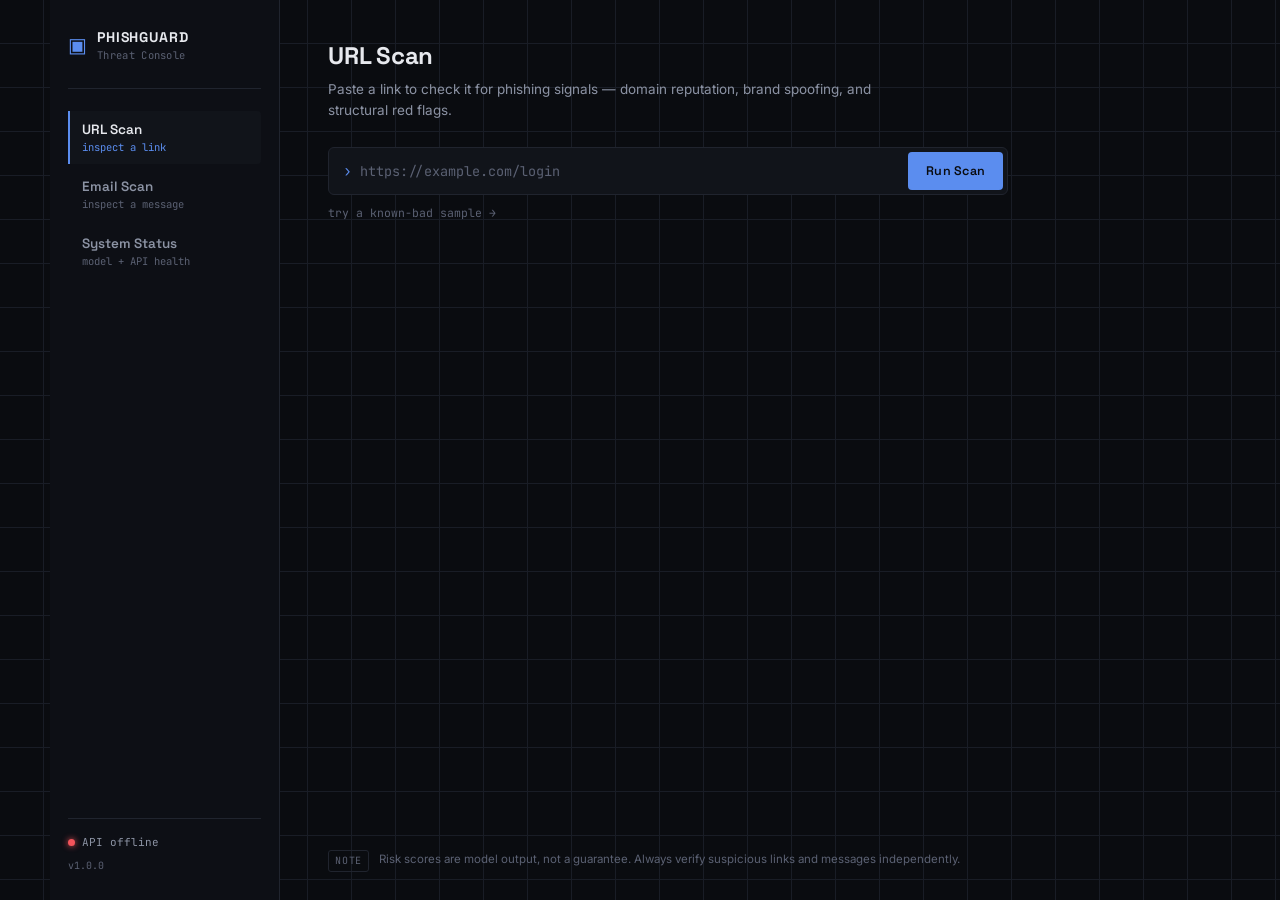
<file: frontend/index.html>
<!DOCTYPE html>
<html lang="en">
<head>
<meta charset="UTF-8">
<meta name="viewport" content="width=device-width, initial-scale=1.0">
<title>PhishGuard — Threat Console</title>
<link rel="preconnect" href="https://fonts.googleapis.com">
<link rel="preconnect" href="https://fonts.gstatic.com" crossorigin>
<link href="https://fonts.googleapis.com/css2?family=Space+Grotesk:wght@500;600;700&family=Inter:wght@400;500;600&family=JetBrains+Mono:wght@400;500;600;700&display=swap" rel="stylesheet">
<link rel="stylesheet" href="styles.css">
</head>
<body>

<div class="frame">

  <!-- ── Sidebar ───────────────────────────────────────── -->
  <aside class="rail">
    <div class="brand">
      <span class="brand-mark">▣</span>
      <div class="brand-text">
        <span class="brand-name">PHISHGUARD</span>
        <span class="brand-sub">Threat Console</span>
      </div>
    </div>

    <nav class="nav" id="tabNav">
      <button class="nav-item active" data-tab="url-scanner">
        <span class="nav-label">URL Scan</span>
        <span class="nav-hint">inspect a link</span>
      </button>
      <button class="nav-item" data-tab="email-scanner">
        <span class="nav-label">Email Scan</span>
        <span class="nav-hint">inspect a message</span>
      </button>
      <button class="nav-item" data-tab="health">
        <span class="nav-label">System Status</span>
        <span class="nav-hint">model + API health</span>
      </button>
    </nav>

    <div class="rail-footer">
      <div class="status-pill" id="apiStatusPill">
        <span class="status-dot" id="apiStatusDot"></span>
        <span id="apiStatusText">checking…</span>
      </div>
      <div class="rail-version">v1.0.0</div>
    </div>
  </aside>

  <!-- ── Main ──────────────────────────────────────────── -->
  <main class="stage">

    <section id="url-scanner" class="panel active">
      <header class="panel-head">
        <h1>URL Scan</h1>
        <p>Paste a link to check it for phishing signals — domain reputation, brand spoofing, and structural red flags.</p>
      </header>

      <div class="prompt-bar">
        <span class="prompt-glyph">›</span>
        <input type="text" id="urlInput" class="prompt-input" placeholder="https://example.com/login" autocomplete="off" spellcheck="false">
        <button id="urlScanBtn" class="run-btn">Run Scan</button>
      </div>
      <button class="sample-link" id="urlSampleBtn">try a known-bad sample →</button>

      <div id="urlResult" class="readout-zone"></div>
    </section>

    <section id="email-scanner" class="panel">
      <header class="panel-head">
        <h1>Email Scan</h1>
        <p>Paste the body of a suspicious email. The model reads for urgency, threats, credential requests, and other social-engineering patterns.</p>
      </header>

      <div class="prompt-bar prompt-bar--block">
        <textarea id="emailInput" class="prompt-textarea" placeholder="Paste email text here…" rows="6" spellcheck="false"></textarea>
      </div>
      <div class="action-row">
        <button class="sample-link" id="emailSampleBtn">try a known-bad sample →</button>
        <button id="emailScanBtn" class="run-btn">Run Scan</button>
      </div>

      <div id="emailResult" class="readout-zone"></div>
    </section>

    <section id="health" class="panel">
      <header class="panel-head">
        <h1>System Status</h1>
        <p>Live health check against the FastAPI backend and the two loaded classifiers.</p>
      </header>

      <button id="healthBtn" class="run-btn run-btn--secondary">Refresh Status</button>
      <div id="healthResult" class="readout-zone"></div>
    </section>

    <footer class="stage-footer">
      <span class="footer-key">NOTE</span>
      <span>Risk scores are model output, not a guarantee. Always verify suspicious links and messages independently.</span>
    </footer>

  </main>
</div>

<script src="script.js"></script>
</body>
</html>
</file>
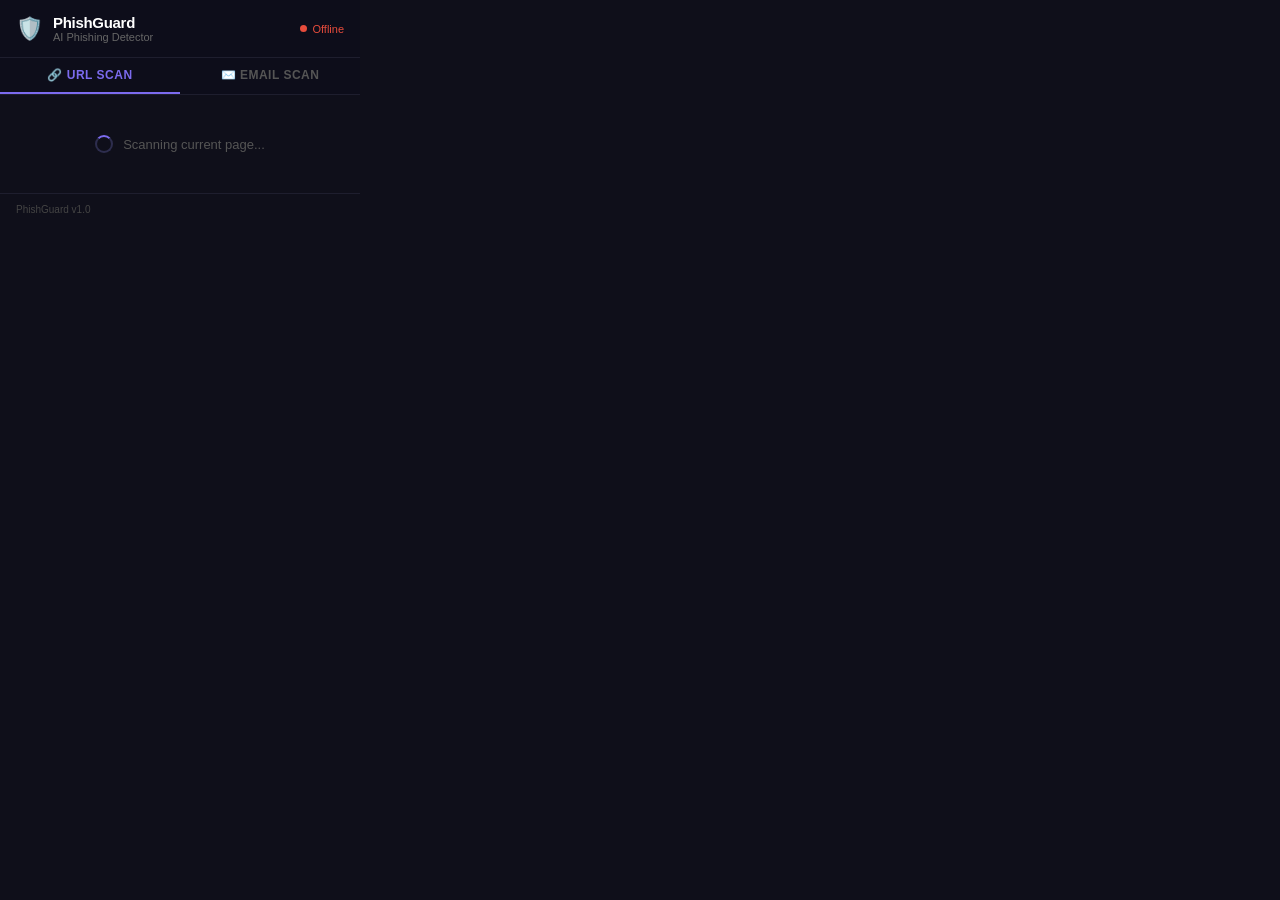
<file: extension/popup/popup.html>
<!DOCTYPE html>
<html lang="en">
<head>
  <meta charset="UTF-8" />
  <meta name="viewport" content="width=device-width, initial-scale=1.0" />
  <title>PhishGuard</title>
  <style>
    * { box-sizing: border-box; margin: 0; padding: 0; }

    body {
      width: 360px;
      min-height: 200px;
      background: #0f0f1a;
      color: #fff;
      font-family: -apple-system, BlinkMacSystemFont, 'Segoe UI', sans-serif;
      font-size: 14px;
    }

    /* ── Header ─────────────────────────────────────────────────── */
    .header {
      display: flex;
      align-items: center;
      gap: 10px;
      padding: 14px 16px;
      border-bottom: 1px solid #1e1e2e;
      background: #0d0d1a;
    }
    .header-logo { font-size: 22px; }
    .header-title { font-size: 15px; font-weight: 700; letter-spacing: -0.3px; }
    .header-subtitle { font-size: 11px; color: #666; }
    .header-status {
      margin-left: auto;
      display: flex;
      align-items: center;
      gap: 5px;
      font-size: 11px;
      color: #27ae60;
    }
    .status-dot {
      width: 7px; height: 7px;
      border-radius: 50%;
      background: #27ae60;
      animation: pulse 2s infinite;
    }
    @keyframes pulse {
      0%, 100% { opacity: 1; }
      50% { opacity: 0.4; }
    }
    .status-dot.offline { background: #e74c3c; animation: none; }

    /* ── Score section ──────────────────────────────────────────── */
    .score-section {
      padding: 20px 16px;
      text-align: center;
    }

    .risk-badge {
      display: inline-flex;
      align-items: center;
      gap: 8px;
      padding: 8px 18px;
      border-radius: 100px;
      font-size: 12px;
      font-weight: 600;
      letter-spacing: 0.5px;
      text-transform: uppercase;
      margin-bottom: 16px;
    }
    .risk-badge.safe       { background: #0d2e1a; color: #27ae60; border: 1px solid #27ae60; }
    .risk-badge.suspicious { background: #2e1a0d; color: #e67e22; border: 1px solid #e67e22; }
    .risk-badge.phishing   { background: #2e0d0d; color: #e74c3c; border: 1px solid #e74c3c; }
    .risk-badge.scanning   { background: #1a1a2e; color: #7f8c8d; border: 1px solid #2d2d4e; }

    .score-ring {
      position: relative;
      width: 110px;
      height: 110px;
      margin: 0 auto 12px;
    }
    .score-ring svg { transform: rotate(-90deg); }
    .score-ring circle.bg   { fill: none; stroke: #1e1e2e; stroke-width: 8; }
    .score-ring circle.fill {
      fill: none; stroke-width: 8;
      stroke-linecap: round;
      transition: stroke-dashoffset 0.6s ease, stroke 0.4s;
    }
    .score-text {
      position: absolute;
      inset: 0;
      display: flex;
      flex-direction: column;
      align-items: center;
      justify-content: center;
    }
    .score-number { font-size: 28px; font-weight: 800; line-height: 1; }
    .score-label  { font-size: 10px; color: #666; text-transform: uppercase; letter-spacing: 1px; }

    .current-url {
      font-size: 11px;
      color: #555;
      word-break: break-all;
      padding: 0 20px;
      margin-bottom: 4px;
    }

    /* ── Reasons list ───────────────────────────────────────────── */
    .reasons-section { padding: 0 16px 16px; }
    .reasons-title {
      font-size: 11px;
      font-weight: 600;
      text-transform: uppercase;
      letter-spacing: 0.8px;
      color: #555;
      margin-bottom: 8px;
    }
    .reason-item {
      display: flex;
      align-items: flex-start;
      gap: 8px;
      padding: 7px 10px;
      background: #13131f;
      border-radius: 8px;
      margin-bottom: 5px;
      font-size: 12px;
      color: #ccc;
      border-left: 3px solid transparent;
    }
    .reason-item.phishing   { border-left-color: #e74c3c; }
    .reason-item.suspicious { border-left-color: #e67e22; }
    .reason-item.safe       { border-left-color: #27ae60; }
    .reason-icon { flex-shrink: 0; font-size: 13px; }

    /* ── Brand impersonation ────────────────────────────────────── */
    .brand-section {
      margin: 0 16px 12px;
      padding: 10px 14px;
      background: #1a0d0d;
      border: 1px solid #e74c3c44;
      border-radius: 10px;
    }
    .brand-header { font-size: 11px; color: #e74c3c; font-weight: 600; margin-bottom: 4px; }
    .brand-value  { font-size: 13px; font-weight: 600; }
    .brand-score  { font-size: 11px; color: #888; }

    /* ── Tabs ───────────────────────────────────────────────────── */
    .tabs {
      display: flex;
      border-bottom: 1px solid #1e1e2e;
      background: #0d0d1a;
    }
    .tab-btn {
      flex: 1;
      padding: 10px;
      background: none;
      border: none;
      color: #555;
      font-size: 12px;
      font-weight: 600;
      cursor: pointer;
      text-transform: uppercase;
      letter-spacing: 0.5px;
      border-bottom: 2px solid transparent;
      transition: color 0.2s, border-color 0.2s;
    }
    .tab-btn.active { color: #7c6bef; border-bottom-color: #7c6bef; }
    .tab-btn:hover  { color: #aaa; }

    .tab-panel { display: none; }
    .tab-panel.active { display: block; }

    /* ── Email scanner ──────────────────────────────────────────── */
    .email-section { padding: 14px 16px; }
    .email-textarea {
      width: 100%;
      height: 100px;
      background: #13131f;
      border: 1px solid #2d2d4e;
      border-radius: 8px;
      color: #fff;
      font-family: inherit;
      font-size: 12px;
      padding: 10px;
      resize: vertical;
      outline: none;
    }
    .email-textarea:focus { border-color: #7c6bef; }
    .email-textarea::placeholder { color: #444; }

    .btn-scan {
      width: 100%;
      margin-top: 10px;
      padding: 10px;
      background: #7c6bef;
      border: none;
      border-radius: 8px;
      color: #fff;
      font-size: 13px;
      font-weight: 600;
      cursor: pointer;
      transition: background 0.2s;
    }
    .btn-scan:hover    { background: #6a5bd6; }
    .btn-scan:disabled { background: #2d2d4e; color: #555; cursor: not-allowed; }

    .email-result {
      margin-top: 12px;
      padding: 12px 14px;
      border-radius: 10px;
      display: none;
    }
    .email-result.phishing  { background: #1a0d0d; border: 1px solid #e74c3c44; }
    .email-result.legit     { background: #0d1a0d; border: 1px solid #27ae6044; }
    .email-result-title { font-size: 13px; font-weight: 700; margin-bottom: 4px; }
    .email-result-conf  { font-size: 12px; color: #888; margin-bottom: 8px; }
    .email-reason-list  { list-style: none; padding: 0; font-size: 11px; color: #bbb; }
    .email-reason-list li { margin: 4px 0; }

    /* ── Footer ─────────────────────────────────────────────────── */
    .footer {
      padding: 10px 16px;
      border-top: 1px solid #1e1e2e;
      display: flex;
      align-items: center;
      justify-content: space-between;
      font-size: 10px;
      color: #444;
    }

    /* ── Loading ─────────────────────────────────────────────────── */
    .loader {
      display: flex;
      align-items: center;
      justify-content: center;
      padding: 40px;
      color: #555;
      gap: 10px;
      font-size: 13px;
    }
    .spinner {
      width: 18px; height: 18px;
      border: 2px solid #2d2d4e;
      border-top-color: #7c6bef;
      border-radius: 50%;
      animation: spin 0.7s linear infinite;
    }
    @keyframes spin { to { transform: rotate(360deg); } }
  </style>
</head>
<body>

<!-- Header -->
<div class="header">
  <div class="header-logo">🛡️</div>
  <div>
    <div class="header-title">PhishGuard</div>
    <div class="header-subtitle">AI Phishing Detector</div>
  </div>
  <div class="header-status" id="api-status">
    <div class="status-dot" id="status-dot"></div>
    <span id="status-text">Active</span>
  </div>
</div>

<!-- Tabs -->
<div class="tabs">
  <button class="tab-btn active" data-tab="url-tab">🔗 URL Scan</button>
  <button class="tab-btn" data-tab="email-tab">✉️ Email Scan</button>
</div>

<!-- URL Tab -->
<div class="tab-panel active" id="url-tab">
  <div id="loading-state" class="loader">
    <div class="spinner"></div>
    Scanning current page...
  </div>

  <div id="result-state" style="display:none;">
    <div class="score-section">
      <!-- Risk badge -->
      <div class="risk-badge safe" id="risk-badge">
        <span id="badge-icon">✓</span>
        <span id="badge-text">Safe</span>
      </div>

      <!-- Score ring -->
      <div class="score-ring">
        <svg viewBox="0 0 110 110" width="110" height="110">
          <circle class="bg" cx="55" cy="55" r="47" />
          <circle class="fill" id="score-circle"
            cx="55" cy="55" r="47"
            stroke-dasharray="295.31"
            stroke-dashoffset="295.31"
            stroke="#27ae60"
          />
        </svg>
        <div class="score-text">
          <span class="score-number" id="score-number">—</span>
          <span class="score-label">/ 100</span>
        </div>
      </div>

      <div class="current-url" id="current-url"></div>
    </div>

    <!-- Brand impersonation -->
    <div class="brand-section" id="brand-section" style="display:none;">
      <div class="brand-header">⚠️ Brand Impersonation Detected</div>
      <div class="brand-value" id="brand-name"></div>
      <div class="brand-score" id="brand-score-text"></div>
    </div>

    <!-- Reasons -->
    <div class="reasons-section" id="reasons-section"></div>
  </div>

  <div id="error-state" style="display:none; padding:20px 16px; text-align:center; color:#e74c3c; font-size:13px;">
    ⚠️ Could not connect to PhishGuard API.<br>
    <span style="color:#555; font-size:11px;">Make sure the backend is running on port 8000</span>
  </div>
</div>

<!-- Email Tab -->
<div class="tab-panel" id="email-tab">
  <div class="email-section">
    <textarea
      class="email-textarea"
      id="email-input"
      placeholder="Paste suspicious email content here to analyze..."
    ></textarea>
    <button class="btn-scan" id="scan-email-btn">Analyze Email</button>

    <div class="email-result" id="email-result">
      <div class="email-result-title" id="email-result-title"></div>
      <div class="email-result-conf" id="email-result-conf"></div>
      <ul class="email-reason-list" id="email-reason-list"></ul>
    </div>
  </div>
</div>

<!-- Footer -->
<div class="footer">
  <span>PhishGuard v1.0</span>
  <span id="scanned-at"></span>
</div>

<script src="popup.js"></script>
</body>
</html>
</file>
<file: frontend/styles.css>
/* ════════════════════════════════════════════════════════════════
   PhishGuard — Threat Console
   Design: dark instrumentation console. Hairline borders, monospace
   data, tick-meter readouts instead of glossy gradient bars.
   ════════════════════════════════════════════════════════════════ */

:root {
  --bg:         #0A0C10;
  --bg-rail:    #0D0F15;
  --bg-panel:   #11141A;
  --bg-inset:   #0D0F14;
  --border:     #20242E;
  --border-soft:#191D26;

  --text:       #E7E9EE;
  --text-dim:   #8C93A4;
  --text-faint: #5B6173;

  --accent:     #5B8DEF;
  --accent-dim: #355699;

  --safe:       #3ECF8E;
  --safe-bg:    rgba(62, 207, 142, 0.08);
  --suspicious: #E8A33D;
  --suspicious-bg: rgba(232, 163, 61, 0.08);
  --danger:     #F2545B;
  --danger-bg:  rgba(242, 84, 91, 0.08);

  --font-display: 'Space Grotesk', sans-serif;
  --font-body:    'Inter', sans-serif;
  --font-mono:    'JetBrains Mono', monospace;
}

* { margin: 0; padding: 0; box-sizing: border-box; }

body {
  background: var(--bg);
  color: var(--text);
  font-family: var(--font-body);
  min-height: 100vh;
  background-image:
    linear-gradient(var(--border-soft) 1px, transparent 1px),
    linear-gradient(90deg, var(--border-soft) 1px, transparent 1px);
  background-size: 44px 44px;
  background-position: -1px -1px;
}

::selection { background: var(--accent-dim); color: #fff; }

/* ── Frame ─────────────────────────────────────────────────────── */

.frame {
  display: flex;
  min-height: 100vh;
  max-width: 1180px;
  margin: 0 auto;
}

/* ── Sidebar ───────────────────────────────────────────────────── */

.rail {
  width: 230px;
  flex-shrink: 0;
  background: var(--bg-rail);
  border-right: 1px solid var(--border);
  display: flex;
  flex-direction: column;
  padding: 28px 18px;
}

.brand {
  display: flex;
  align-items: center;
  gap: 10px;
  padding-bottom: 26px;
  margin-bottom: 22px;
  border-bottom: 1px solid var(--border);
}

.brand-mark {
  font-size: 20px;
  color: var(--accent);
  line-height: 1;
}

.brand-text { display: flex; flex-direction: column; }

.brand-name {
  font-family: var(--font-display);
  font-weight: 700;
  font-size: 14px;
  letter-spacing: 0.06em;
}

.brand-sub {
  font-family: var(--font-mono);
  font-size: 10.5px;
  color: var(--text-faint);
  letter-spacing: 0.03em;
  margin-top: 2px;
}

.nav { display: flex; flex-direction: column; gap: 4px; flex: 1; }

.nav-item {
  text-align: left;
  background: none;
  border: none;
  border-left: 2px solid transparent;
  color: var(--text-dim);
  padding: 10px 12px;
  cursor: pointer;
  display: flex;
  flex-direction: column;
  gap: 2px;
  border-radius: 0 4px 4px 0;
  transition: background 0.12s ease, color 0.12s ease, border-color 0.12s ease;
}

.nav-item:hover { background: var(--bg-panel); color: var(--text); }

.nav-item.active {
  background: var(--bg-panel);
  border-left-color: var(--accent);
  color: var(--text);
}

.nav-label {
  font-family: var(--font-display);
  font-weight: 600;
  font-size: 13.5px;
}

.nav-hint {
  font-family: var(--font-mono);
  font-size: 10.5px;
  color: var(--text-faint);
}

.nav-item.active .nav-hint { color: var(--accent); }

.rail-footer {
  border-top: 1px solid var(--border);
  padding-top: 16px;
  margin-top: 16px;
  display: flex;
  flex-direction: column;
  gap: 10px;
}

.status-pill {
  display: inline-flex;
  align-items: center;
  gap: 7px;
  font-family: var(--font-mono);
  font-size: 11px;
  color: var(--text-dim);
}

.status-dot {
  width: 7px; height: 7px;
  border-radius: 50%;
  background: var(--text-faint);
  flex-shrink: 0;
  transition: background 0.2s ease;
}
.status-dot.online  { background: var(--safe);   box-shadow: 0 0 6px var(--safe); }
.status-dot.offline { background: var(--danger); box-shadow: 0 0 6px var(--danger); }

.rail-version {
  font-family: var(--font-mono);
  font-size: 10px;
  color: var(--text-faint);
}

/* ── Stage (main content) ─────────────────────────────────────── */

.stage {
  flex: 1;
  padding: 40px 48px 28px;
  display: flex;
  flex-direction: column;
  min-width: 0;
}

.panel { display: none; flex: 1; }
.panel.active { display: block; animation: fade-in 0.18s ease; }

@keyframes fade-in {
  from { opacity: 0; transform: translateY(4px); }
  to   { opacity: 1; transform: translateY(0); }
}

.panel-head { max-width: 560px; margin-bottom: 26px; }

.panel-head h1 {
  font-family: var(--font-display);
  font-size: 24px;
  font-weight: 700;
  letter-spacing: -0.01em;
  margin-bottom: 8px;
}

.panel-head p {
  color: var(--text-dim);
  font-size: 13.5px;
  line-height: 1.55;
}

/* ── Prompt bar (input) ───────────────────────────────────────── */

.prompt-bar {
  display: flex;
  align-items: center;
  background: var(--bg-panel);
  border: 1px solid var(--border);
  border-radius: 6px;
  padding: 4px 4px 4px 14px;
  gap: 8px;
  max-width: 680px;
}

.prompt-bar:focus-within { border-color: var(--accent); }

.prompt-bar--block {
  align-items: flex-start;
  padding: 14px;
}

.prompt-glyph {
  color: var(--accent);
  font-family: var(--font-mono);
  font-size: 15px;
}

.prompt-input {
  flex: 1;
  background: none;
  border: none;
  outline: none;
  color: var(--text);
  font-family: var(--font-mono);
  font-size: 13.5px;
  padding: 10px 0;
}

.prompt-input::placeholder { color: var(--text-faint); }

.prompt-textarea {
  flex: 1;
  width: 100%;
  background: none;
  border: none;
  outline: none;
  resize: vertical;
  color: var(--text);
  font-family: var(--font-mono);
  font-size: 13px;
  line-height: 1.6;
  min-height: 110px;
}

.prompt-textarea::placeholder { color: var(--text-faint); }

.run-btn {
  background: var(--accent);
  color: #0A0C10;
  border: none;
  font-family: var(--font-display);
  font-weight: 600;
  font-size: 12.5px;
  letter-spacing: 0.02em;
  padding: 11px 18px;
  border-radius: 4px;
  cursor: pointer;
  transition: background 0.12s ease, opacity 0.12s ease;
  white-space: nowrap;
}

.run-btn:hover { background: #729BF2; }
.run-btn:disabled { opacity: 0.5; cursor: progress; }

.run-btn--secondary {
  background: none;
  border: 1px solid var(--border);
  color: var(--text);
  margin-top: 4px;
}
.run-btn--secondary:hover { border-color: var(--accent); color: var(--accent); background: none; }

.action-row {
  display: flex;
  justify-content: space-between;
  align-items: center;
  max-width: 680px;
  margin-top: 10px;
}

.sample-link {
  background: none;
  border: none;
  color: var(--text-faint);
  font-family: var(--font-mono);
  font-size: 11.5px;
  cursor: pointer;
  margin-top: 10px;
  padding: 0;
  transition: color 0.12s ease;
}
.sample-link:hover { color: var(--accent); }

/* ── Readout zone ─────────────────────────────────────────────── */

.readout-zone { margin-top: 26px; max-width: 680px; }

.loading-row {
  display: flex;
  align-items: center;
  gap: 10px;
  color: var(--text-dim);
  font-family: var(--font-mono);
  font-size: 12.5px;
  padding: 14px 0;
}

.spinner {
  width: 13px; height: 13px;
  border: 2px solid var(--border);
  border-top-color: var(--accent);
  border-radius: 50%;
  animation: spin 0.7s linear infinite;
}
@keyframes spin { to { transform: rotate(360deg); } }

.error-box {
  border: 1px solid var(--danger);
  background: var(--danger-bg);
  color: #FFC7C9;
  font-family: var(--font-mono);
  font-size: 12.5px;
  padding: 14px 16px;
  border-radius: 6px;
  line-height: 1.6;
}
.error-box code { color: var(--text); }

/* Result card */

.card {
  border: 1px solid var(--border);
  background: var(--bg-panel);
  border-radius: 8px;
  overflow: hidden;
}

.card-top {
  display: flex;
  align-items: flex-start;
  justify-content: space-between;
  padding: 22px 22px 18px;
  border-bottom: 1px solid var(--border);
}

.stamp {
  font-family: var(--font-display);
  font-weight: 700;
  font-size: 13px;
  letter-spacing: 0.08em;
  text-transform: uppercase;
  border: 1.5px dashed currentColor;
  border-radius: 4px;
  padding: 7px 12px;
  transform: rotate(-2deg);
  display: inline-block;
}
.stamp.safe       { color: var(--safe); }
.stamp.suspicious { color: var(--suspicious); }
.stamp.phishing   { color: var(--danger); }
.stamp.legitimate { color: var(--safe); }

.score-block { text-align: right; }

.score-num {
  font-family: var(--font-mono);
  font-weight: 700;
  font-size: 30px;
  line-height: 1;
}
.score-num.safe       { color: var(--safe); }
.score-num.suspicious { color: var(--suspicious); }
.score-num.phishing   { color: var(--danger); }

.score-suffix {
  font-family: var(--font-mono);
  font-size: 11px;
  color: var(--text-faint);
}

/* Tick meter */

.meter {
  display: flex;
  gap: 3px;
  padding: 16px 22px 0;
}
.meter-tick {
  flex: 1;
  height: 14px;
  background: var(--border);
  border-radius: 1px;
}
.meter-tick.lit.safe       { background: var(--safe); }
.meter-tick.lit.suspicious { background: var(--suspicious); }
.meter-tick.lit.phishing   { background: var(--danger); }

.card-body { padding: 18px 22px 22px; }

.field-row {
  font-family: var(--font-mono);
  font-size: 12px;
  color: var(--text-dim);
  margin-bottom: 6px;
  word-break: break-all;
  line-height: 1.6;
}
.field-row .field-key {
  color: var(--text-faint);
  letter-spacing: 0.06em;
  margin-right: 8px;
}
.field-row .field-val { color: var(--text); }

.brand-alert {
  display: flex;
  gap: 10px;
  align-items: flex-start;
  background: var(--suspicious-bg);
  border: 1px solid rgba(232, 163, 61, 0.35);
  border-radius: 6px;
  padding: 12px 14px;
  margin: 14px 0;
  font-size: 12.5px;
  line-height: 1.5;
}
.brand-alert .glyph { color: var(--suspicious); font-size: 14px; }
.brand-alert strong { color: var(--text); }
.brand-alert small { display: block; color: var(--text-dim); font-family: var(--font-mono); margin-top: 2px; }

.signals-title {
  font-family: var(--font-mono);
  font-size: 10.5px;
  letter-spacing: 0.08em;
  color: var(--text-faint);
  text-transform: uppercase;
  margin: 16px 0 10px;
}

.signal-list { list-style: none; display: flex; flex-direction: column; gap: 9px; }

.signal-item {
  display: flex;
  gap: 9px;
  align-items: flex-start;
  font-size: 13px;
  line-height: 1.5;
  color: var(--text);
}
.signal-item .arrow { color: var(--accent); flex-shrink: 0; font-family: var(--font-mono); }

/* health rows */

.health-row {
  display: flex;
  justify-content: space-between;
  align-items: center;
  padding: 13px 0;
  border-bottom: 1px solid var(--border-soft);
  font-size: 13px;
}
.health-row:last-child { border-bottom: none; }
.health-key { color: var(--text-dim); }
.health-val { font-family: var(--font-mono); font-weight: 600; }
.health-val.ok   { color: var(--safe); }
.health-val.fail { color: var(--danger); }

/* ── Footer ────────────────────────────────────────────────────── */

.stage-footer {
  margin-top: auto;
  padding-top: 24px;
  display: flex;
  gap: 10px;
  align-items: flex-start;
  color: var(--text-faint);
  font-size: 11.5px;
  line-height: 1.6;
  max-width: 680px;
}

.footer-key {
  font-family: var(--font-mono);
  font-size: 10px;
  letter-spacing: 0.08em;
  color: var(--text-faint);
  border: 1px solid var(--border);
  border-radius: 3px;
  padding: 2px 6px;
  flex-shrink: 0;
}

/* ── Responsive ────────────────────────────────────────────────── */

@media (max-width: 860px) {
  .frame { flex-direction: column; }
  .rail {
    width: 100%;
    flex-direction: row;
    align-items: center;
    padding: 16px 18px;
    gap: 18px;
    border-right: none;
    border-bottom: 1px solid var(--border);
  }
  .brand { border: none; margin: 0; padding: 0; }
  .nav { flex-direction: row; flex: 1; }
  .nav-item { border-left: none; border-bottom: 2px solid transparent; border-radius: 0; }
  .nav-item.active { border-bottom-color: var(--accent); }
  .nav-hint { display: none; }
  .rail-footer { border: none; margin: 0; padding: 0; flex-direction: row; gap: 14px; }
  .rail-version { display: none; }
  .stage { padding: 28px 20px; }
}

/* ── Accessibility ─────────────────────────────────────────────── */

:focus-visible {
  outline: 2px solid var(--accent);
  outline-offset: 2px;
}

@media (prefers-reduced-motion: reduce) {
  * { animation-duration: 0.001ms !important; transition-duration: 0.001ms !important; }
}
</file>
